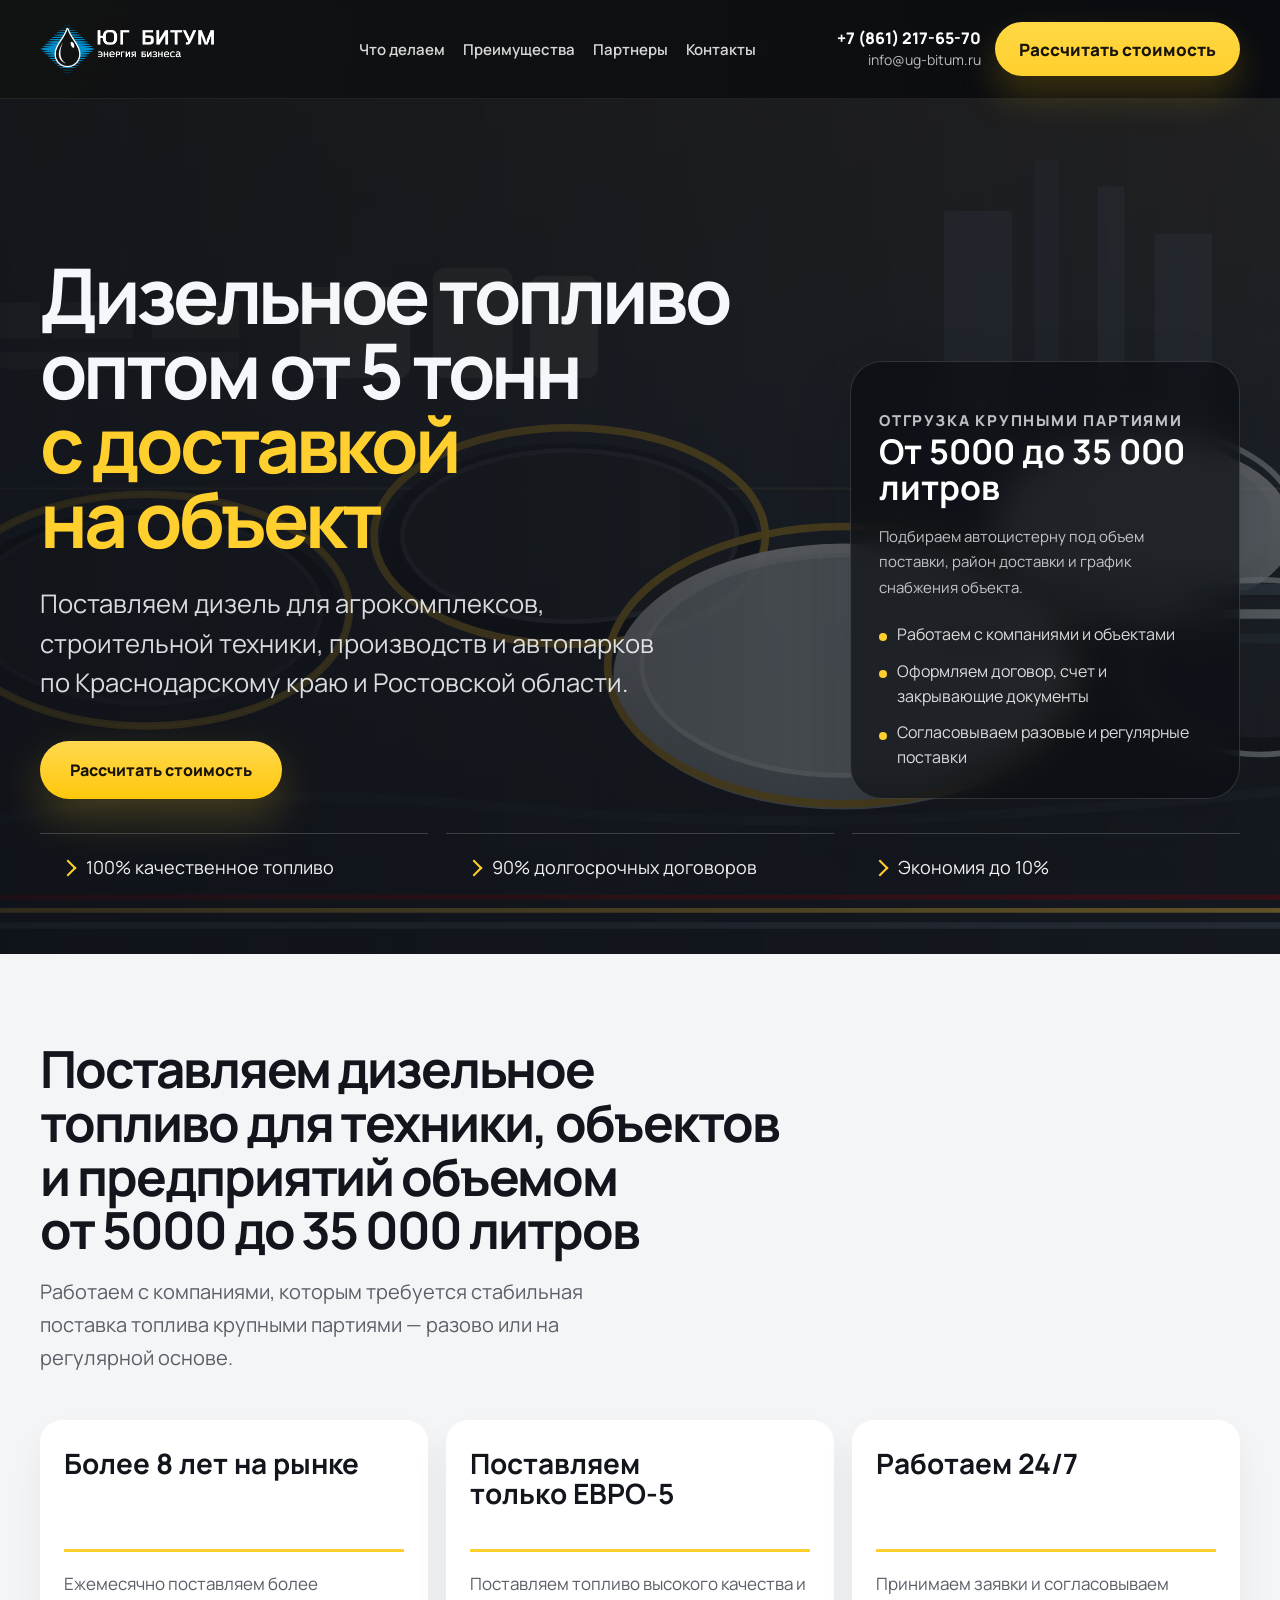
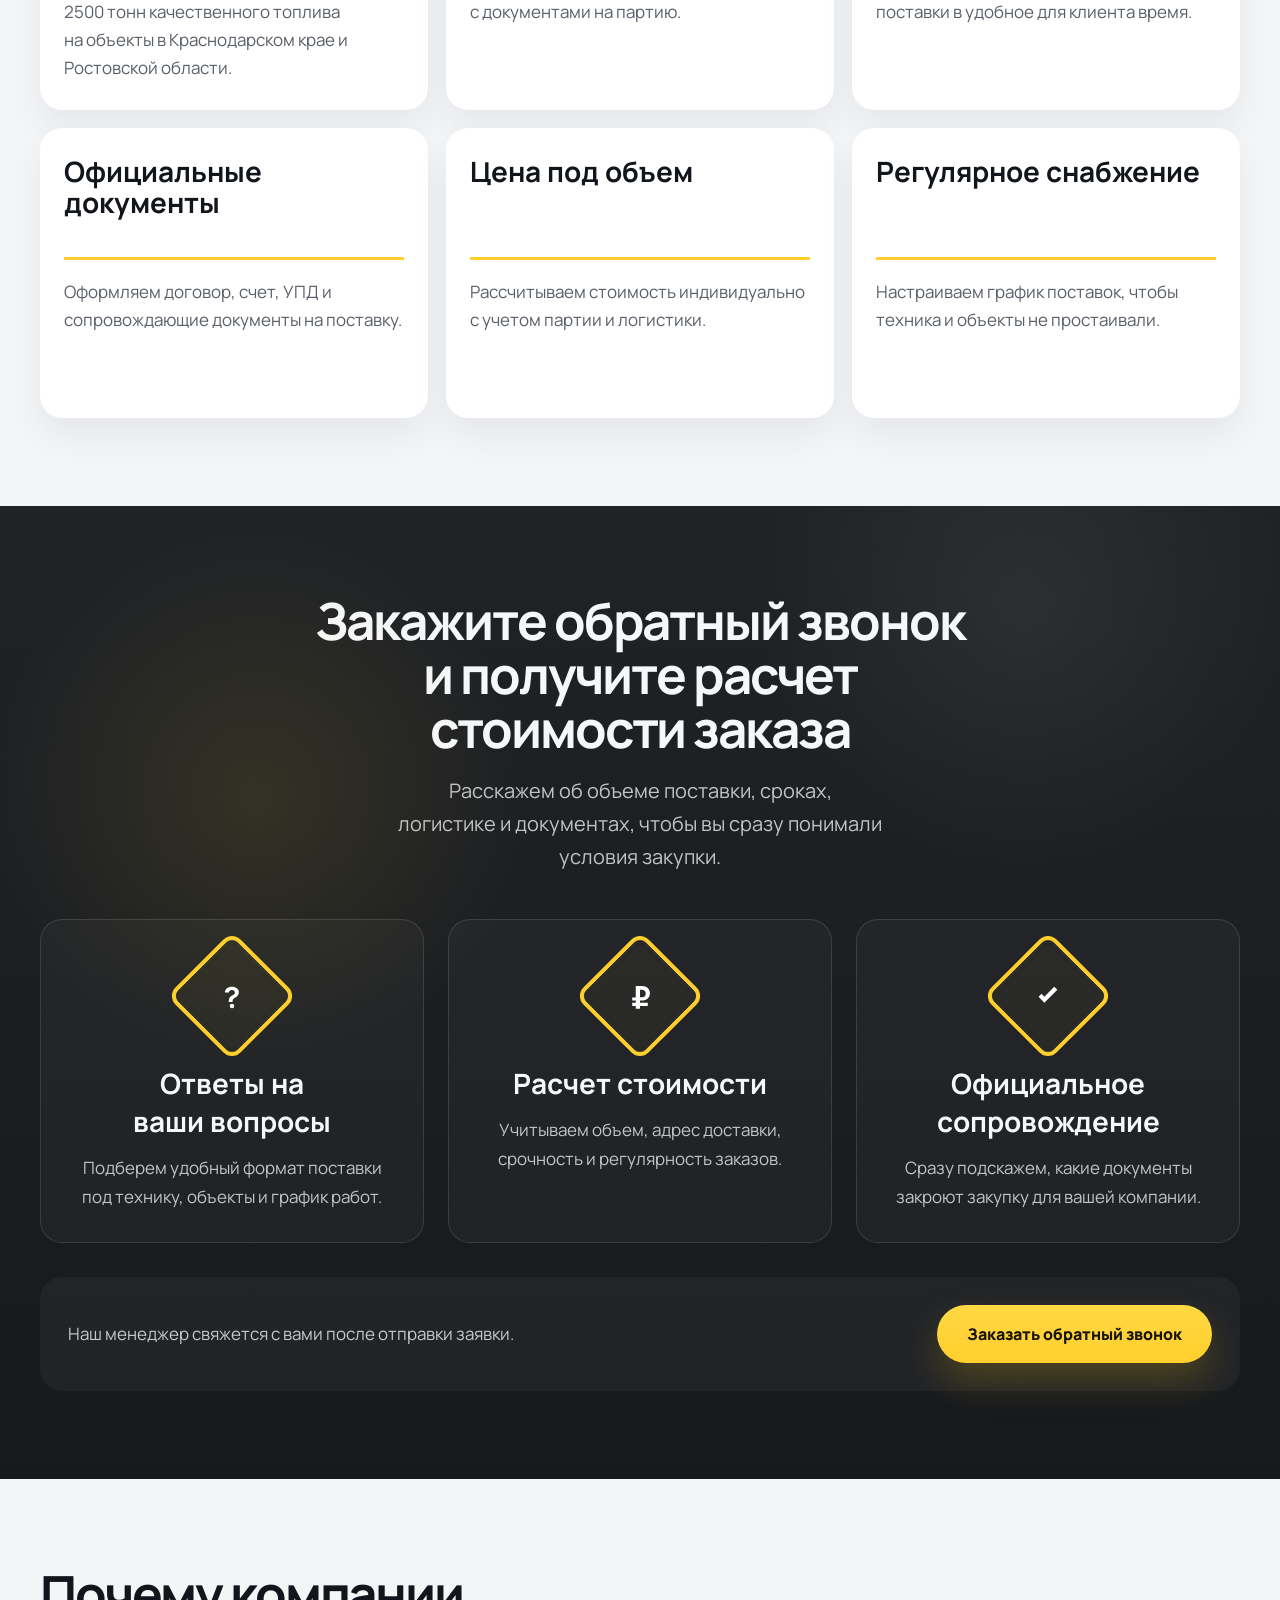
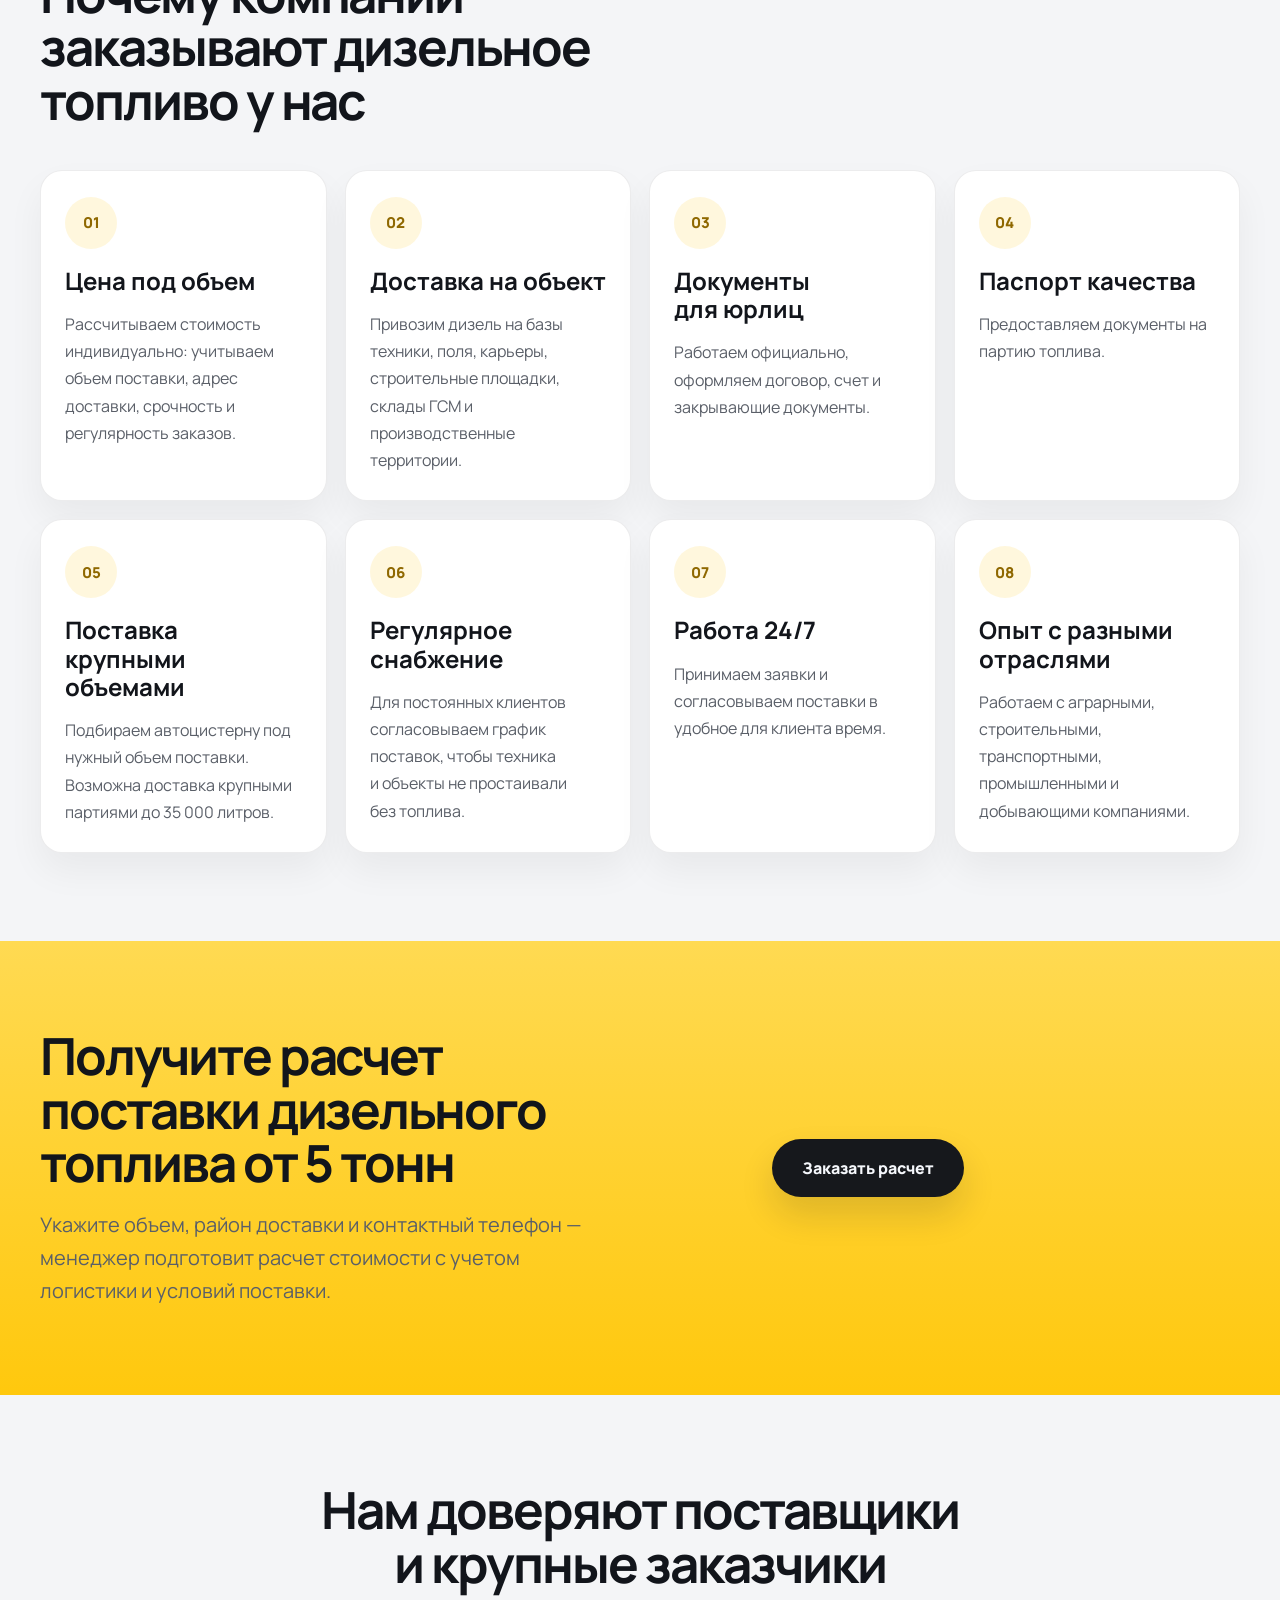
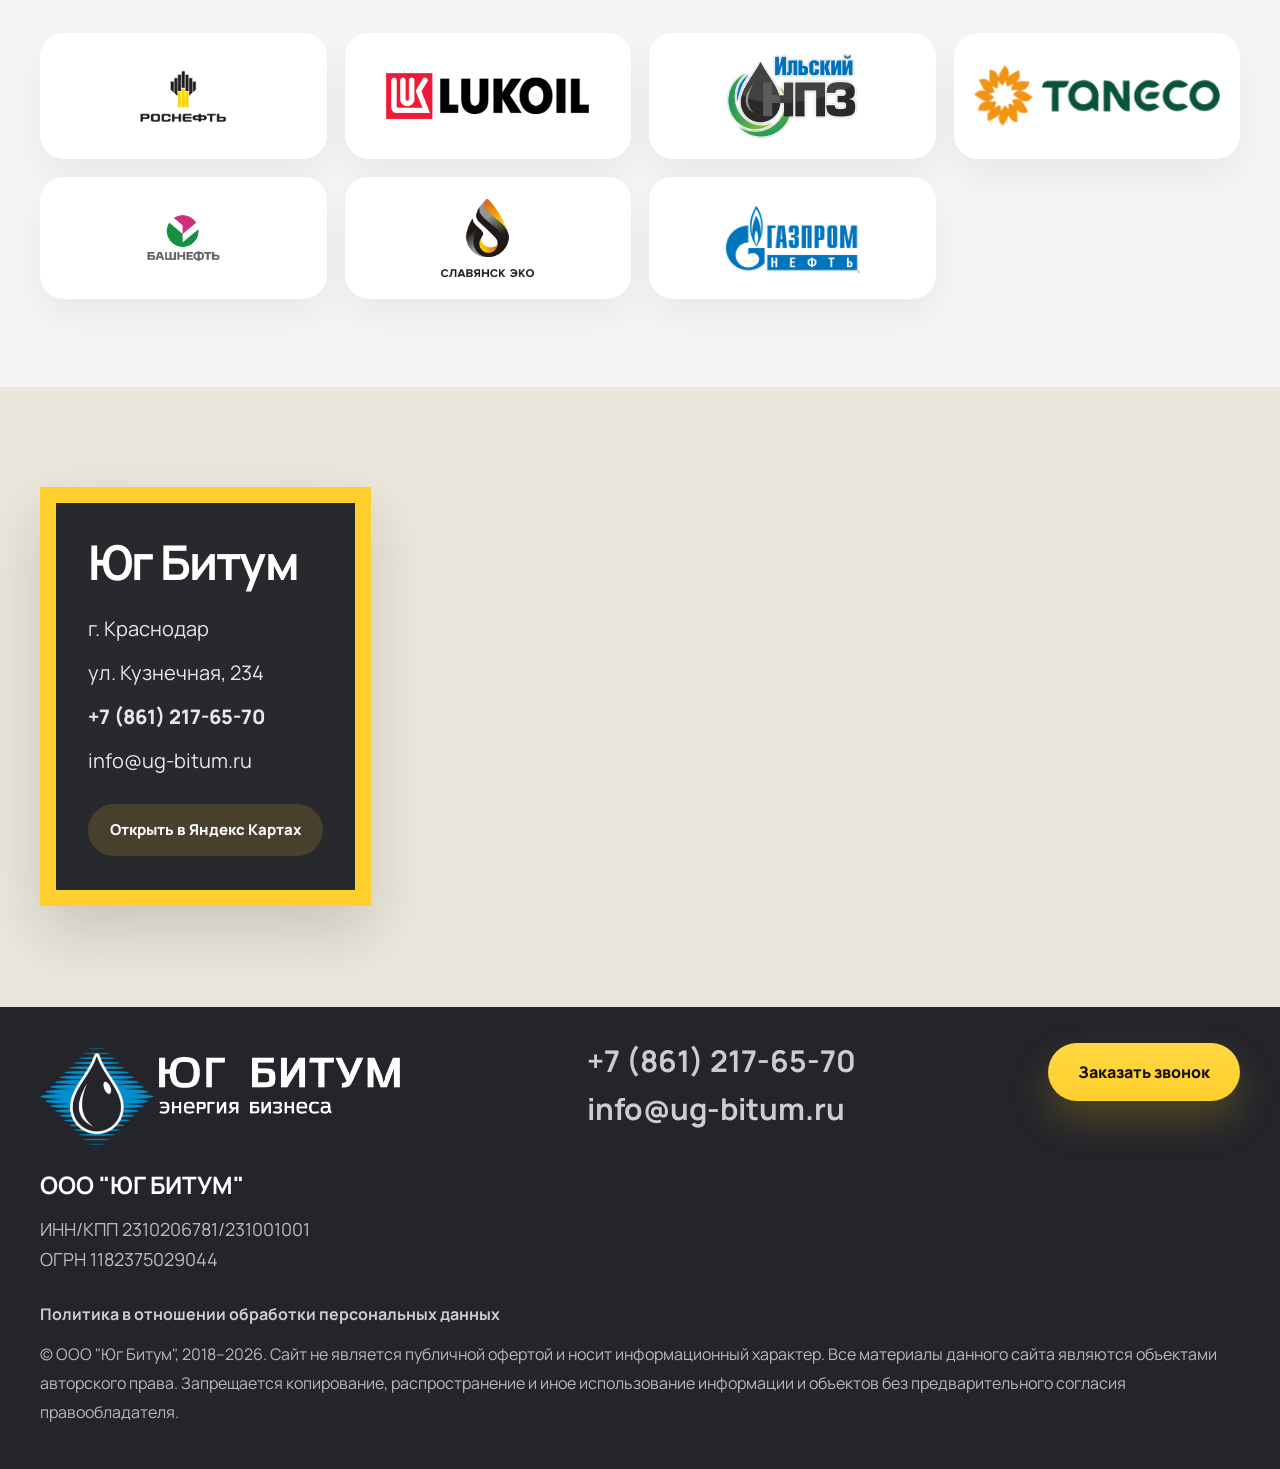
<file: index.html>
<!DOCTYPE html>
<html lang="ru">
<head>
  <meta charset="UTF-8" />
  <meta name="viewport" content="width=device-width, initial-scale=1.0" />
  <title>Юг Битум — GitHub Pages Embed Preview</title>
</head>
<body style="margin:0">
  <div id="ug-bitum-embed"></div>
  <script src="./tilda-embed.js" data-target="ug-bitum-embed"></script>
</body>
</html>
</file>
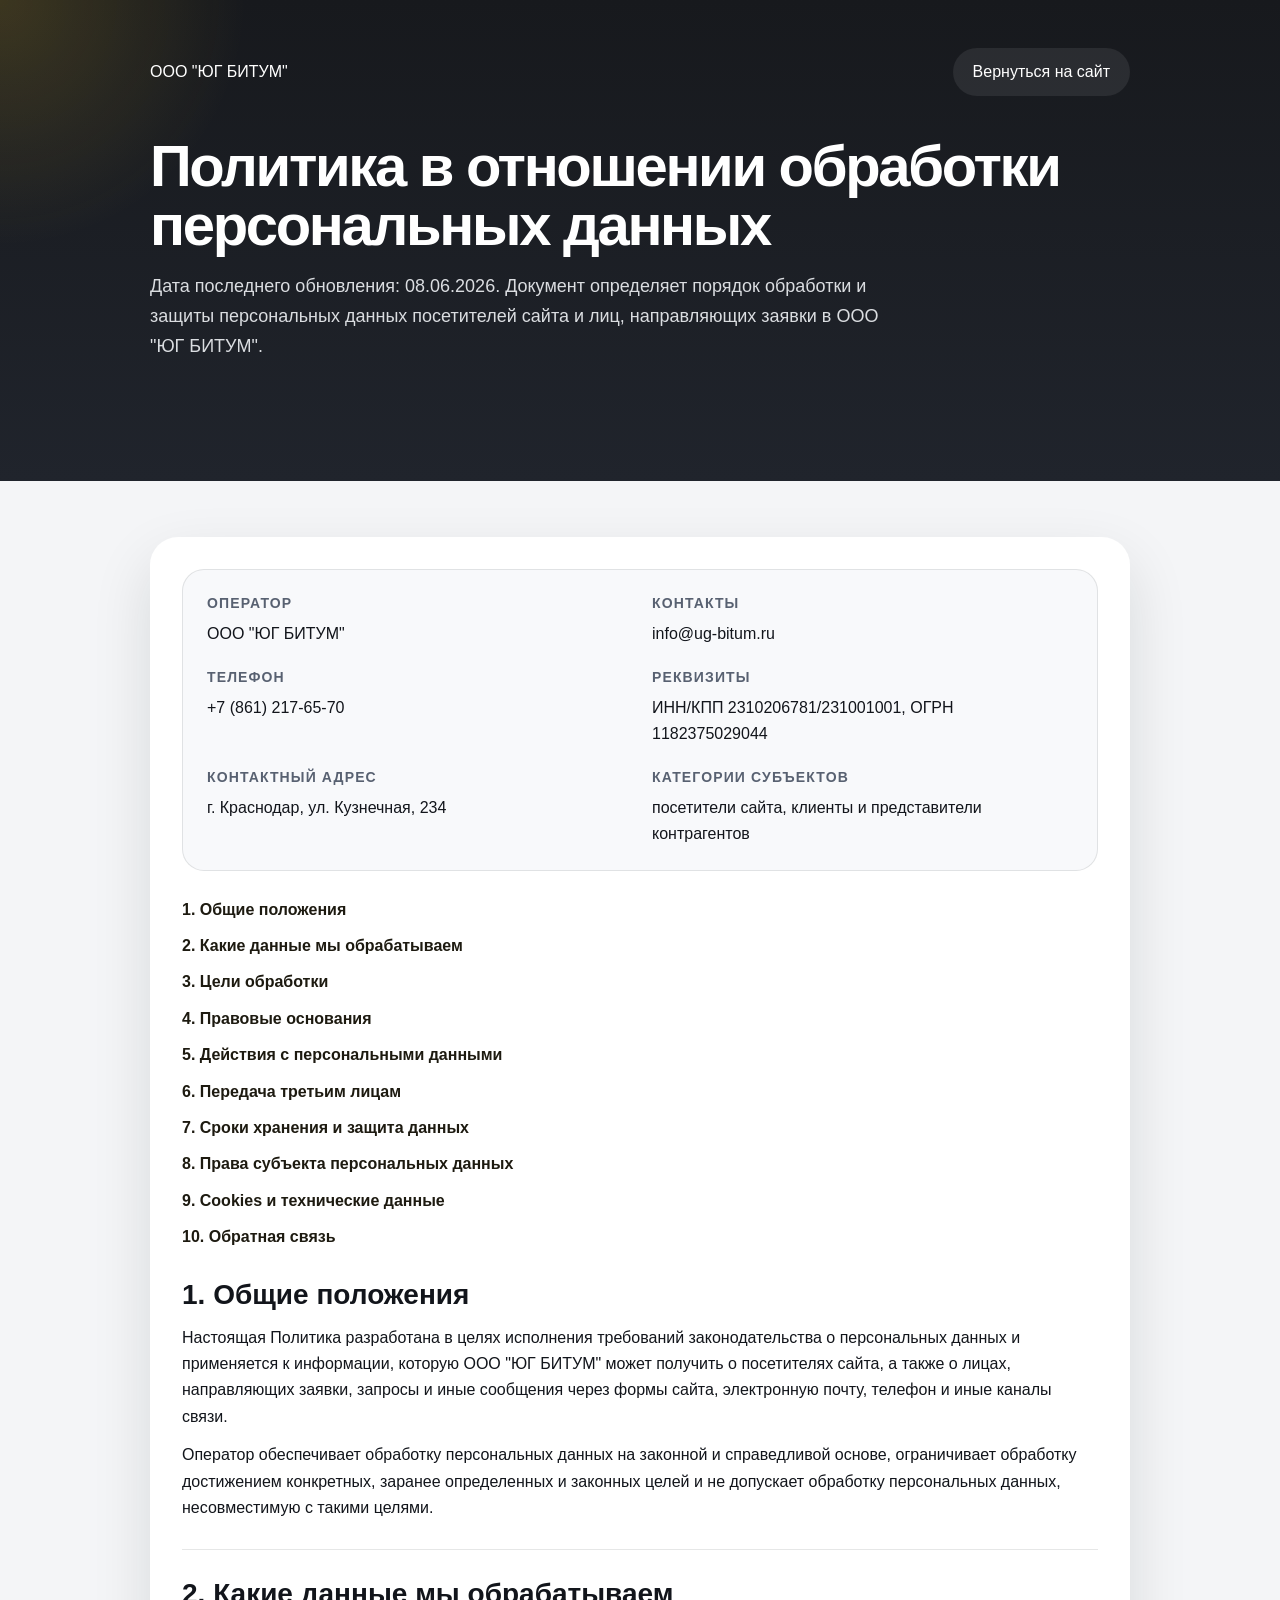
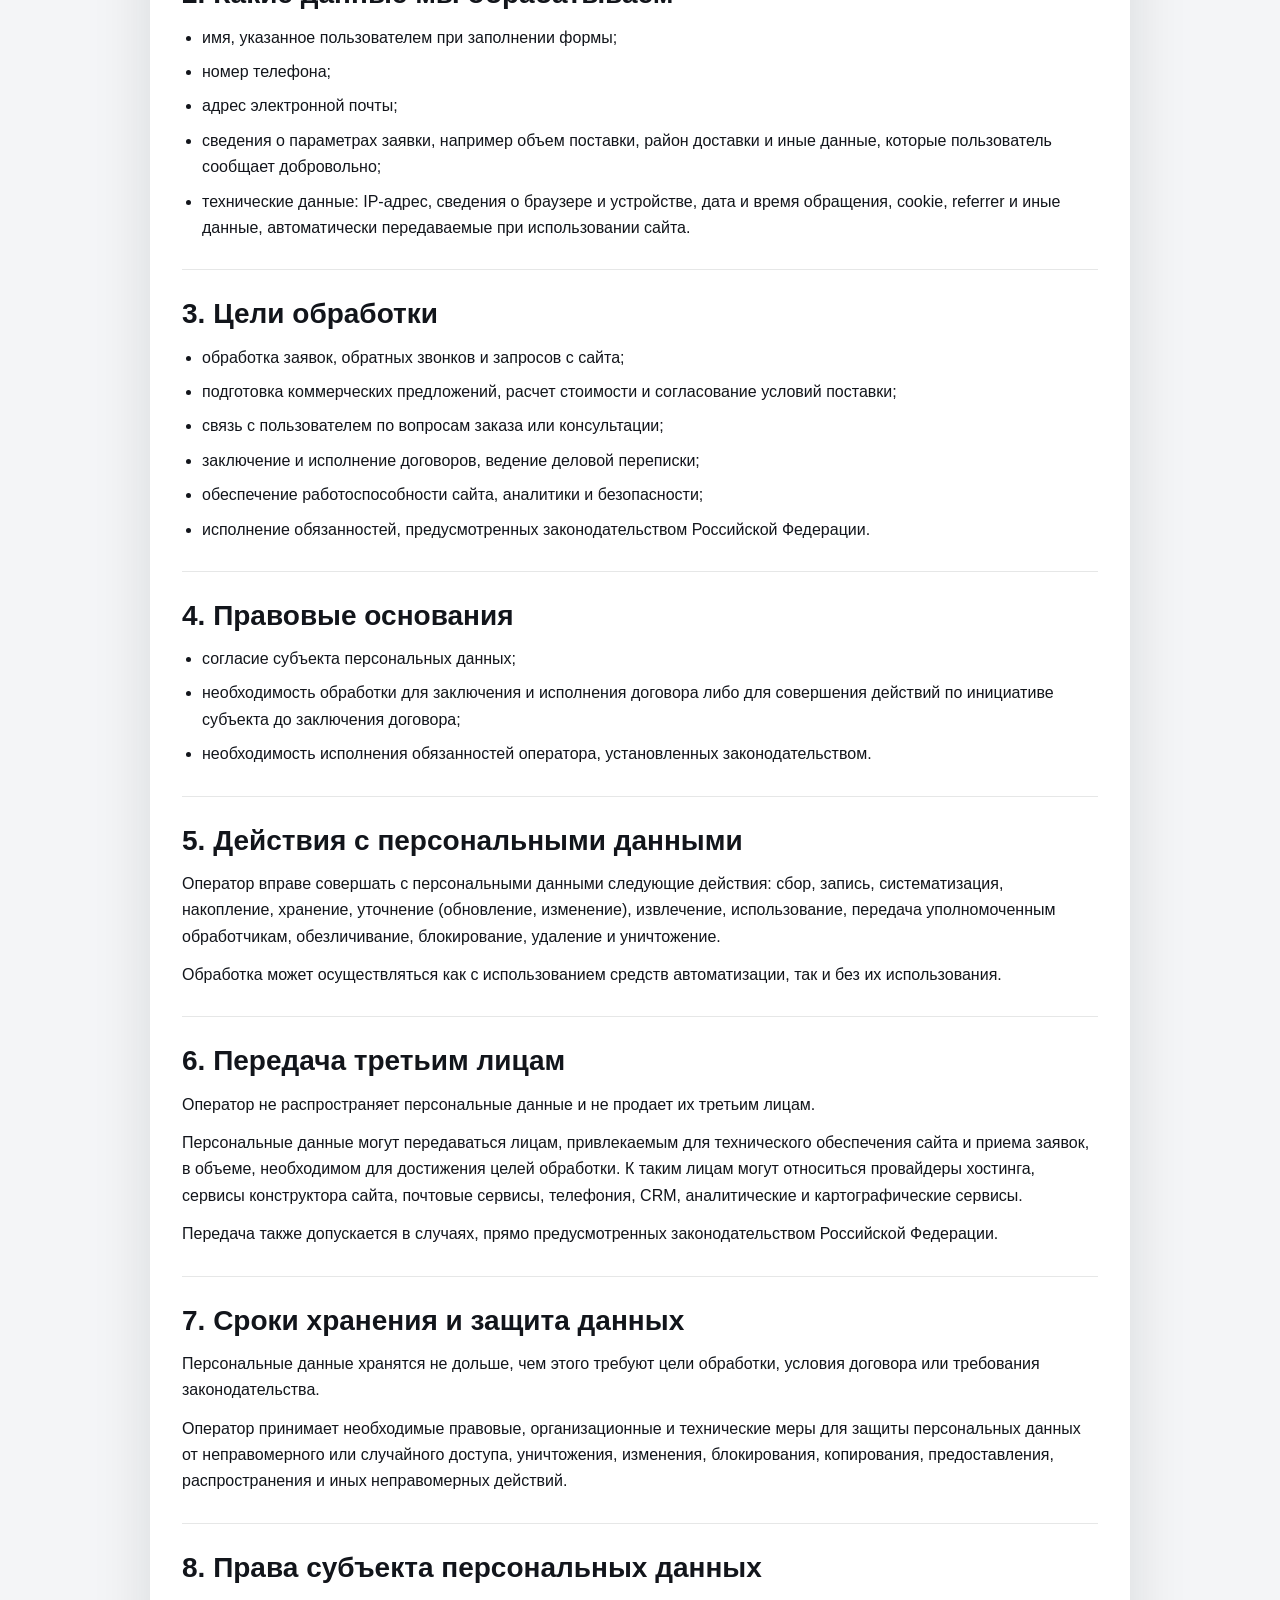
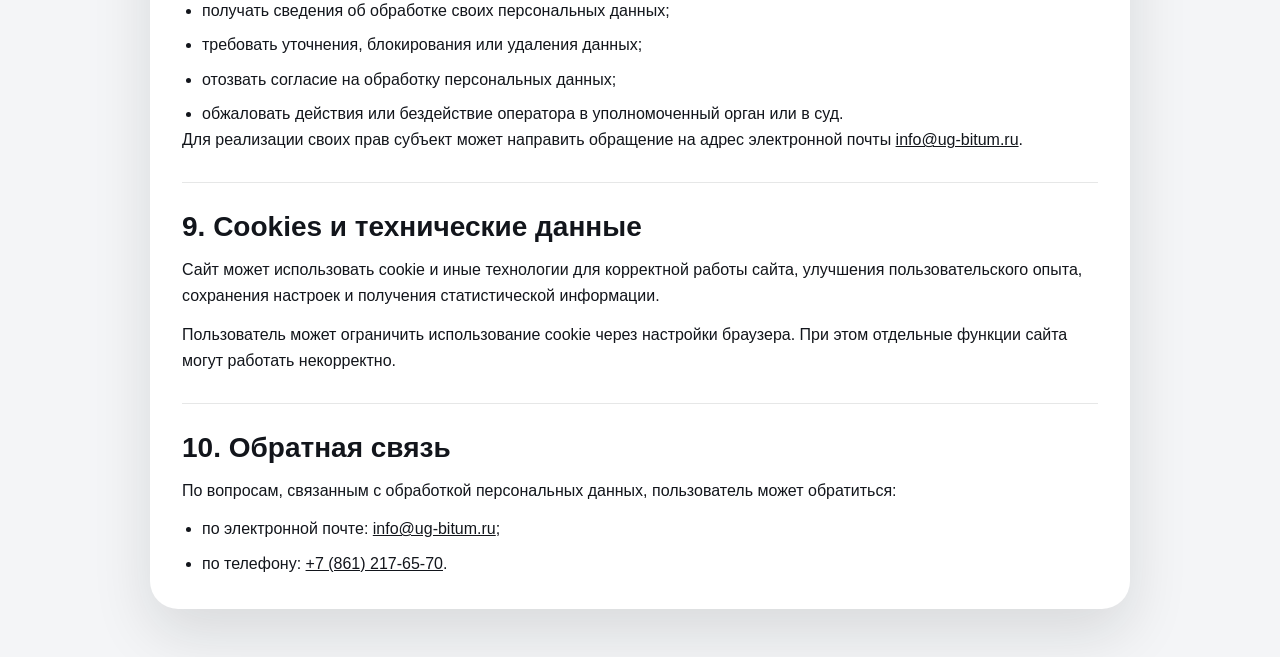
<file: privacy-policy.html>
<!DOCTYPE html>
<html lang="ru">
  <head>
    <meta charset="UTF-8" />
    <meta name="viewport" content="width=device-width, initial-scale=1.0" />
    <title>Политика в отношении обработки персональных данных | Юг Битум</title>
    <meta
      name="description"
      content="Политика в отношении обработки персональных данных ООО «ЮГ БИТУМ»."
    />
    <style>
      :root {
        color-scheme: light;
        --bg: #f4f5f7;
        --surface: #ffffff;
        --surface-dark: #212225;
        --text: #12151b;
        --text-soft: #586171;
        --line: rgba(18, 21, 27, 0.1);
        --accent: #ffcf2d;
        --accent-dark: #1d1a10;
        --shadow: 0 24px 60px rgba(18, 21, 27, 0.12);
      }

      * {
        box-sizing: border-box;
      }

      body {
        margin: 0;
        background: var(--bg);
        color: var(--text);
        font:
          16px/1.65 -apple-system, BlinkMacSystemFont, "Segoe UI", sans-serif;
      }

      a {
        color: inherit;
      }

      .wrap {
        width: min(980px, calc(100% - 32px));
        margin: 0 auto;
      }

      .hero {
        padding: 48px 0 120px;
        background:
          radial-gradient(circle at top left, rgba(255, 207, 45, 0.16), transparent 18%),
          linear-gradient(180deg, #17191d 0, #20242c 100%);
        color: #fff;
      }

      .hero__top {
        display: flex;
        align-items: center;
        justify-content: space-between;
        gap: 20px;
        margin-bottom: 40px;
      }

      .hero__back {
        display: inline-flex;
        align-items: center;
        justify-content: center;
        min-height: 48px;
        padding: 0 20px;
        border-radius: 999px;
        background: rgba(255, 255, 255, 0.08);
        color: #fff;
        text-decoration: none;
      }

      .hero h1 {
        max-width: 980px;
        margin: 0 0 18px;
        font-size: clamp(34px, 5vw, 58px);
        line-height: 1.02;
        letter-spacing: -0.04em;
      }

      .hero p {
        max-width: 760px;
        margin: 0;
        color: rgba(245, 247, 251, 0.88);
        font-size: 18px;
      }

      main {
        padding: 56px 0 48px;
      }

      .card {
        margin: 0 auto;
        padding: 32px;
        border-radius: 28px;
        background: var(--surface);
        box-shadow: var(--shadow);
      }

      .meta {
        display: grid;
        grid-template-columns: repeat(2, minmax(0, 1fr));
        gap: 18px 24px;
        margin-bottom: 26px;
        padding: 22px 24px;
        border-radius: 22px;
        background: #f8f9fb;
        border: 1px solid var(--line);
      }

      .meta strong {
        display: block;
        margin-bottom: 6px;
        font-size: 14px;
        color: var(--text-soft);
        text-transform: uppercase;
        letter-spacing: 0.08em;
      }

      .meta span,
      .meta a {
        color: var(--text);
        text-decoration: none;
      }

      .toc {
        display: grid;
        gap: 10px;
        margin: 0 0 28px;
        padding: 0;
        list-style: none;
      }

      .toc a {
        color: var(--accent-dark);
        font-weight: 700;
        text-decoration: none;
      }

      .policy-section + .policy-section {
        margin-top: 28px;
        padding-top: 28px;
        border-top: 1px solid var(--line);
      }

      .policy-section h2 {
        margin: 0 0 14px;
        font-size: 28px;
        line-height: 1.15;
      }

      .policy-section p {
        margin: 0 0 12px;
      }

      .policy-section ul {
        margin: 0;
        padding-left: 20px;
      }

      .policy-section li + li {
        margin-top: 8px;
      }

      @media (max-width: 760px) {
        .hero {
          padding: 28px 0 72px;
        }

        .hero__top {
          align-items: flex-start;
          flex-direction: column;
        }

        .card {
          padding: 20px;
          border-radius: 22px;
        }

        .meta {
          grid-template-columns: 1fr;
          padding: 18px;
        }

        main {
          padding-top: 24px;
        }
      }
    </style>
  </head>
  <body>
    <header class="hero">
      <div class="wrap">
        <div class="hero__top">
          <div>ООО "ЮГ БИТУМ"</div>
          <a class="hero__back" href="./index.html">Вернуться на сайт</a>
        </div>
        <h1>Политика в отношении обработки персональных данных</h1>
        <p>
          Дата последнего обновления: 08.06.2026. Документ определяет порядок
          обработки и защиты персональных данных посетителей сайта и лиц,
          направляющих заявки в ООО "ЮГ БИТУМ".
        </p>
      </div>
    </header>

    <main class="wrap">
      <article class="card">
        <section class="meta" aria-label="Сведения об операторе">
          <div>
            <strong>Оператор</strong>
            <span>ООО "ЮГ БИТУМ"</span>
          </div>
          <div>
            <strong>Контакты</strong>
            <a href="mailto:info@ug-bitum.ru">info@ug-bitum.ru</a>
          </div>
          <div>
            <strong>Телефон</strong>
            <a href="tel:+78612176570">+7 (861) 217-65-70</a>
          </div>
          <div>
            <strong>Реквизиты</strong>
            <span>ИНН/КПП 2310206781/231001001, ОГРН 1182375029044</span>
          </div>
          <div>
            <strong>Контактный адрес</strong>
            <span>г. Краснодар, ул. Кузнечная, 234</span>
          </div>
          <div>
            <strong>Категории субъектов</strong>
            <span>посетители сайта, клиенты и представители контрагентов</span>
          </div>
        </section>

        <ul class="toc">
          <li><a href="#general">1. Общие положения</a></li>
          <li><a href="#data">2. Какие данные мы обрабатываем</a></li>
          <li><a href="#purposes">3. Цели обработки</a></li>
          <li><a href="#grounds">4. Правовые основания</a></li>
          <li><a href="#actions">5. Действия с персональными данными</a></li>
          <li><a href="#transfer">6. Передача третьим лицам</a></li>
          <li><a href="#terms">7. Сроки хранения и защита данных</a></li>
          <li><a href="#rights">8. Права субъекта персональных данных</a></li>
          <li><a href="#cookies">9. Cookies и технические данные</a></li>
          <li><a href="#contacts">10. Обратная связь</a></li>
        </ul>

        <section class="policy-section" id="general">
          <h2>1. Общие положения</h2>
          <p>
            Настоящая Политика разработана в целях исполнения требований
            законодательства о персональных данных и применяется к информации,
            которую ООО "ЮГ БИТУМ" может получить о посетителях сайта, а также о
            лицах, направляющих заявки, запросы и иные сообщения через формы
            сайта, электронную почту, телефон и иные каналы связи.
          </p>
          <p>
            Оператор обеспечивает обработку персональных данных на законной и
            справедливой основе, ограничивает обработку достижением конкретных,
            заранее определенных и законных целей и не допускает обработку
            персональных данных, несовместимую с такими целями.
          </p>
        </section>

        <section class="policy-section" id="data">
          <h2>2. Какие данные мы обрабатываем</h2>
          <ul>
            <li>имя, указанное пользователем при заполнении формы;</li>
            <li>номер телефона;</li>
            <li>адрес электронной почты;</li>
            <li>
              сведения о параметрах заявки, например объем поставки, район
              доставки и иные данные, которые пользователь сообщает добровольно;
            </li>
            <li>
              технические данные: IP-адрес, сведения о браузере и устройстве,
              дата и время обращения, cookie, referrer и иные данные,
              автоматически передаваемые при использовании сайта.
            </li>
          </ul>
        </section>

        <section class="policy-section" id="purposes">
          <h2>3. Цели обработки</h2>
          <ul>
            <li>обработка заявок, обратных звонков и запросов с сайта;</li>
            <li>
              подготовка коммерческих предложений, расчет стоимости и
              согласование условий поставки;
            </li>
            <li>связь с пользователем по вопросам заказа или консультации;</li>
            <li>
              заключение и исполнение договоров, ведение деловой переписки;
            </li>
            <li>
              обеспечение работоспособности сайта, аналитики и безопасности;
            </li>
            <li>
              исполнение обязанностей, предусмотренных законодательством
              Российской Федерации.
            </li>
          </ul>
        </section>

        <section class="policy-section" id="grounds">
          <h2>4. Правовые основания</h2>
          <ul>
            <li>согласие субъекта персональных данных;</li>
            <li>
              необходимость обработки для заключения и исполнения договора либо
              для совершения действий по инициативе субъекта до заключения
              договора;
            </li>
            <li>
              необходимость исполнения обязанностей оператора, установленных
              законодательством.
            </li>
          </ul>
        </section>

        <section class="policy-section" id="actions">
          <h2>5. Действия с персональными данными</h2>
          <p>
            Оператор вправе совершать с персональными данными следующие действия:
            сбор, запись, систематизация, накопление, хранение, уточнение
            (обновление, изменение), извлечение, использование, передача
            уполномоченным обработчикам, обезличивание, блокирование, удаление и
            уничтожение.
          </p>
          <p>
            Обработка может осуществляться как с использованием средств
            автоматизации, так и без их использования.
          </p>
        </section>

        <section class="policy-section" id="transfer">
          <h2>6. Передача третьим лицам</h2>
          <p>
            Оператор не распространяет персональные данные и не продает их
            третьим лицам.
          </p>
          <p>
            Персональные данные могут передаваться лицам, привлекаемым для
            технического обеспечения сайта и приема заявок, в объеме, необходимом
            для достижения целей обработки. К таким лицам могут относиться
            провайдеры хостинга, сервисы конструктора сайта, почтовые сервисы,
            телефония, CRM, аналитические и картографические сервисы.
          </p>
          <p>
            Передача также допускается в случаях, прямо предусмотренных
            законодательством Российской Федерации.
          </p>
        </section>

        <section class="policy-section" id="terms">
          <h2>7. Сроки хранения и защита данных</h2>
          <p>
            Персональные данные хранятся не дольше, чем этого требуют цели
            обработки, условия договора или требования законодательства.
          </p>
          <p>
            Оператор принимает необходимые правовые, организационные и
            технические меры для защиты персональных данных от неправомерного или
            случайного доступа, уничтожения, изменения, блокирования,
            копирования, предоставления, распространения и иных неправомерных
            действий.
          </p>
        </section>

        <section class="policy-section" id="rights">
          <h2>8. Права субъекта персональных данных</h2>
          <ul>
            <li>получать сведения об обработке своих персональных данных;</li>
            <li>требовать уточнения, блокирования или удаления данных;</li>
            <li>отозвать согласие на обработку персональных данных;</li>
            <li>обжаловать действия или бездействие оператора в уполномоченный орган или в суд.</li>
          </ul>
          <p>
            Для реализации своих прав субъект может направить обращение на адрес
            электронной почты
            <a href="mailto:info@ug-bitum.ru">info@ug-bitum.ru</a>.
          </p>
        </section>

        <section class="policy-section" id="cookies">
          <h2>9. Cookies и технические данные</h2>
          <p>
            Сайт может использовать cookie и иные технологии для корректной
            работы сайта, улучшения пользовательского опыта, сохранения настроек
            и получения статистической информации.
          </p>
          <p>
            Пользователь может ограничить использование cookie через настройки
            браузера. При этом отдельные функции сайта могут работать некорректно.
          </p>
        </section>

        <section class="policy-section" id="contacts">
          <h2>10. Обратная связь</h2>
          <p>
            По вопросам, связанным с обработкой персональных данных, пользователь
            может обратиться:
          </p>
          <ul>
            <li>по электронной почте: <a href="mailto:info@ug-bitum.ru">info@ug-bitum.ru</a>;</li>
            <li>по телефону: <a href="tel:+78612176570">+7 (861) 217-65-70</a>.</li>
          </ul>
        </section>
      </article>
    </main>

  </body>
</html>
</file>
